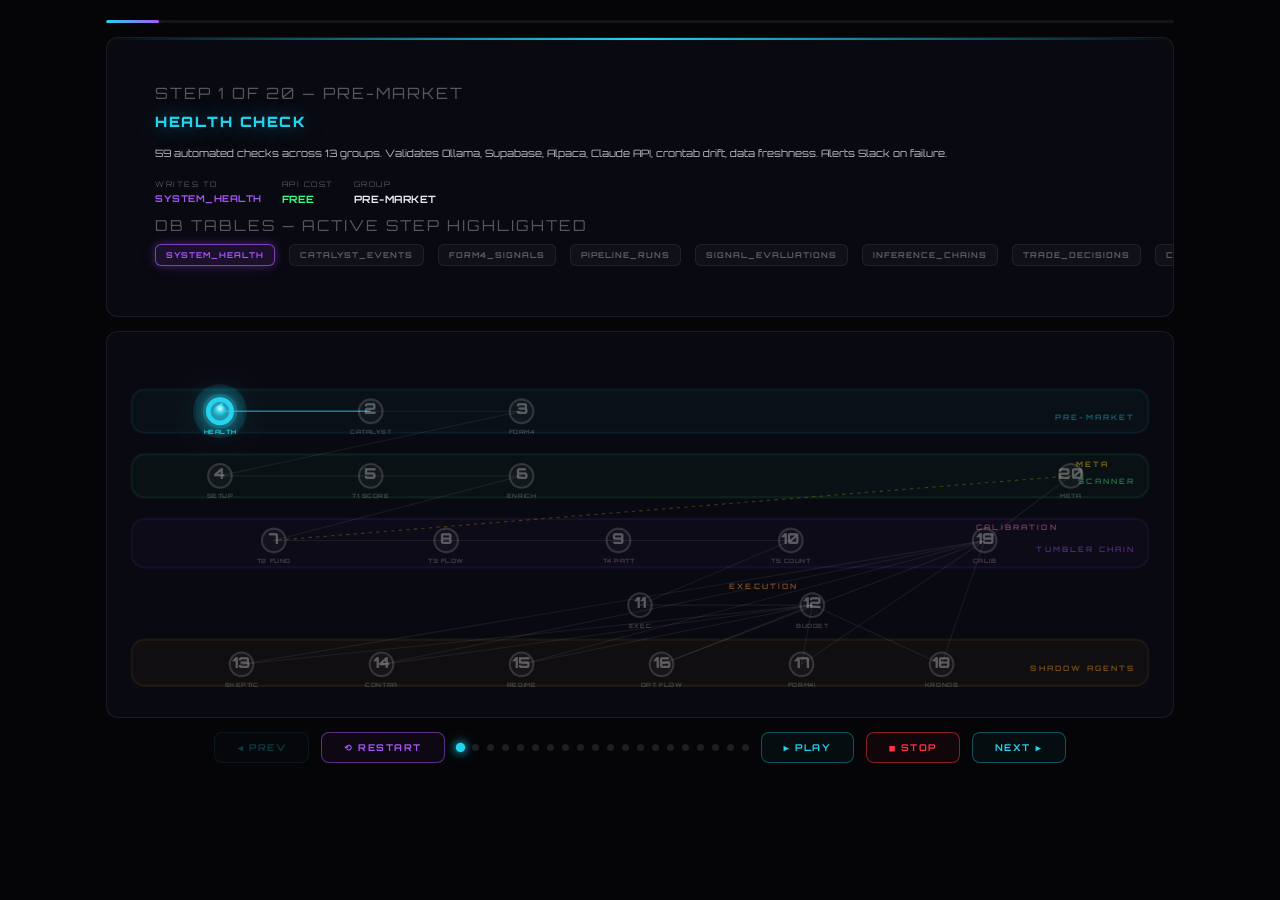
<file: dashboard/static/openclaw_workflow_interactive.html>
<!DOCTYPE html>
<html lang="en">
<head>
<meta charset="UTF-8">
<meta name="viewport" content="width=device-width, initial-scale=1.0">
<title>ADVERSARIAL ENSEMBLE — INTERACTIVE WORKFLOW</title>
<link rel="preconnect" href="https://fonts.googleapis.com">
<link rel="preconnect" href="https://fonts.gstatic.com" crossorigin>
<link href="https://fonts.googleapis.com/css2?family=Orbitron:wght@400;700;900&display=swap" rel="stylesheet">
<style>
/* ================================================================
   BASE — exact openclaw palette + Orbitron
   ================================================================ */
:root {
  --bg:         #050508;
  --bg-card:    rgba(10, 10, 18, 0.95);
  --border:     rgba(255, 255, 255, 0.08);
  --cyan:       #22d3ee;
  --purple:     #a855f7;
  --green:      #33ff88;
  --yellow:     #facc15;
  --orange:     #fb923c;
  --red:        #ff3344;
  --amber:      #ffaa22;
  --text:       #e8e8f0;
  --dim:        rgba(232, 232, 240, 0.35);
  --glow-cyan:  0 0 10px rgba(34,211,238,0.45), 0 0 30px rgba(34,211,238,0.2), 0 0 60px rgba(34,211,238,0.08);
  --glow-green: 0 0 8px rgba(51,255,136,0.35), 0 0 20px rgba(51,255,136,0.12);
  --glow-purple:0 0 10px rgba(168,85,247,0.45), 0 0 30px rgba(168,85,247,0.2);
  --glow-amber: 0 0 8px rgba(255,170,34,0.4), 0 0 20px rgba(255,170,34,0.15);
}

* { margin: 0; padding: 0; box-sizing: border-box; }

html, body {
  background: var(--bg);
  color: var(--text);
  font-family: 'Orbitron', monospace, sans-serif;
  font-size: 13px;
  line-height: 1.5;
  -webkit-font-smoothing: antialiased;
  min-height: 100vh;
}

::-webkit-scrollbar { width: 4px; }
::-webkit-scrollbar-track { background: transparent; }
::-webkit-scrollbar-thumb { background: rgba(34,211,238,0.2); border-radius: 2px; }

/* ================================================================
   OUTER SHELL
   ================================================================ */
.shell {
  max-width: 1100px;
  margin: 0 auto;
  padding: 20px 16px 40px;
}

/* ================================================================
   HEADER
   ================================================================ */
.widget-header {
  border: 2px solid rgba(34,211,238,0.5);
  border-radius: 12px;
  padding: 20px 28px 16px;
  background: var(--bg-card);
  box-shadow: var(--glow-cyan);
  margin-bottom: 16px;
  display: flex;
  align-items: center;
  justify-content: space-between;
  flex-wrap: wrap;
  gap: 12px;
}

.widget-title {
  font-size: 1.05rem;
  font-weight: 900;
  letter-spacing: 2px;
  text-transform: uppercase;
  background: linear-gradient(135deg, var(--cyan), var(--purple));
  -webkit-background-clip: text;
  -webkit-text-fill-color: transparent;
}

.widget-subtitle {
  font-size: 0.68rem;
  color: var(--dim);
  text-transform: uppercase;
  letter-spacing: 1.5px;
  margin-top: 4px;
}

.step-counter {
  font-size: 0.75rem;
  color: var(--cyan);
  letter-spacing: 1px;
  font-weight: 700;
  padding: 12px 28px;
  border: 1px solid rgba(34,211,238,0.3);
  border-radius: 8px;
  background: rgba(34,211,238,0.05);
  white-space: nowrap;
}

/* ================================================================
   NODE DIAGRAM
   ================================================================ */
.diagram-card {
  background: var(--bg-card);
  border: 1px solid var(--border);
  border-radius: 12px;
  padding: 20px 16px;
  margin-bottom: 14px;
  position: relative;
  overflow: hidden;
}

.diagram-area {
  position: relative;
  width: 100%;
  /* height set dynamically via JS */
}

.diagram-svg {
  width: 100%;
  display: block;
}

/* ================================================================
   GROUP LABELS
   ================================================================ */
.group-label {
  font-size: 1.16rem;
  letter-spacing: 2px;
  text-transform: uppercase;
  font-weight: 700;
  opacity: 0.4;
}

/* ================================================================
   NODES — each is a <g> in SVG
   ================================================================ */
.node-circle {
  transition: all 0.35s ease;
  cursor: pointer;
}

.node-circle:hover { opacity: 0.85; }

/* ================================================================
   DETAIL PANEL
   ================================================================ */
.detail-panel {
  background: var(--bg-card);
  border: 1px solid var(--border);
  border-radius: 12px;
  padding: 44px 48px;
  margin-bottom: 14px;
  min-height: 280px;
  position: relative;
  overflow: hidden;
}

.detail-panel::before {
  content: '';
  position: absolute;
  top: 0; left: 0; right: 0;
  height: 2px;
  background: linear-gradient(90deg, transparent, var(--step-color, var(--cyan)), transparent);
  transition: background 0.4s;
}

.detail-step-num {
  font-size: 1.2rem;
  color: var(--dim);
  letter-spacing: 2px;
  text-transform: uppercase;
  margin-bottom: 6px;
}

.detail-title {
  font-size: 1.1rem;
  font-weight: 900;
  letter-spacing: 1.5px;
  color: var(--step-color, var(--cyan));
  text-transform: uppercase;
  margin-bottom: 12px;
  transition: color 0.3s;
  text-shadow: 0 0 20px var(--step-color, var(--cyan));
}

.detail-desc {
  font-size: 0.78rem;
  color: rgba(232,232,240,0.8);
  line-height: 1.75;
  margin-bottom: 16px;
  text-transform: none;
  font-family: 'Orbitron', monospace;
  font-weight: 400;
}

.detail-meta {
  display: flex;
  gap: 20px;
  flex-wrap: wrap;
}

.meta-chip {
  display: flex;
  flex-direction: column;
  gap: 2px;
}

.meta-chip .chip-label {
  font-size: 0.58rem;
  color: var(--dim);
  letter-spacing: 1.5px;
  text-transform: uppercase;
}

.meta-chip .chip-value {
  font-size: 0.78rem;
  font-weight: 700;
  color: var(--text);
  letter-spacing: 0.5px;
  text-transform: uppercase;
}

.chip-value.table-name {
  color: var(--purple);
  font-size: 0.72rem;
}

.chip-value.cost-free { color: var(--green); }
.chip-value.cost-gpu  { color: var(--cyan); }
.chip-value.cost-api  { color: var(--amber); }

/* ================================================================
   DB TABLE STRIP
   ================================================================ */
.db-strip-card {
  background: var(--bg-card);
  border: 1px solid var(--border);
  border-radius: 12px;
  padding: 28px 32px;
  margin-bottom: 14px;
}

.db-strip-label {
  font-size: 1.16rem;
  color: var(--dim);
  letter-spacing: 2px;
  text-transform: uppercase;
  margin-bottom: 10px;
}

.db-table-strip {
  display: flex;
  flex-wrap: wrap;
  gap: 14px;
}

.db-badge {
  padding: 4px 10px;
  border-radius: 6px;
  font-size: 0.62rem;
  letter-spacing: 1px;
  text-transform: uppercase;
  font-weight: 700;
  border: 1px solid rgba(255,255,255,0.07);
  background: rgba(255,255,255,0.03);
  color: var(--dim);
  transition: all 0.3s ease;
  cursor: default;
}

.db-badge.active {
  border-color: rgba(168,85,247,0.7);
  background: rgba(168,85,247,0.12);
  color: var(--purple);
  box-shadow: 0 0 8px rgba(168,85,247,0.3), 0 0 20px rgba(168,85,247,0.1);
}

/* ================================================================
   PROGRESS BAR
   ================================================================ */
.progress-track {
  height: 3px;
  background: rgba(255,255,255,0.06);
  border-radius: 2px;
  margin-bottom: 14px;
  overflow: hidden;
}

.progress-fill {
  height: 100%;
  background: linear-gradient(90deg, var(--cyan), var(--purple));
  border-radius: 2px;
  transition: width 0.4s ease;
  box-shadow: var(--glow-cyan);
}

/* ================================================================
   NAVIGATION
   ================================================================ */
.nav-row {
  display: flex;
  align-items: center;
  justify-content: center;
  gap: 12px;
  flex-wrap: wrap;
}

.nav-btn {
  padding: 9px 22px;
  border-radius: 8px;
  border: 1px solid rgba(34,211,238,0.35);
  background: rgba(34,211,238,0.04);
  color: var(--cyan);
  font-family: 'Orbitron', monospace;
  font-size: 0.72rem;
  font-weight: 700;
  letter-spacing: 1.5px;
  text-transform: uppercase;
  cursor: pointer;
  transition: all 0.2s ease;
}

.nav-btn:hover {
  background: rgba(34,211,238,0.12);
  border-color: var(--cyan);
  box-shadow: var(--glow-cyan);
}

.nav-btn:disabled {
  opacity: 0.25;
  cursor: not-allowed;
}

.nav-btn.playing {
  border-color: rgba(255,170,34,0.6);
  background: rgba(255,170,34,0.08);
  color: var(--amber);
  box-shadow: var(--glow-amber);
}

.nav-btn.playing:hover {
  background: rgba(255,170,34,0.14);
}

.nav-btn.stop-btn {
  border-color: rgba(255,51,68,0.5);
  background: rgba(255,51,68,0.05);
  color: var(--red);
}

.nav-btn.stop-btn:hover {
  background: rgba(255,51,68,0.12);
  border-color: var(--red);
  box-shadow: 0 0 10px rgba(255,51,68,0.3);
}

.nav-btn.restart-btn {
  border-color: rgba(168,85,247,0.5);
  background: rgba(168,85,247,0.05);
  color: var(--purple);
}

.nav-btn.restart-btn:hover {
  background: rgba(168,85,247,0.12);
  border-color: var(--purple);
  box-shadow: var(--glow-purple);
}

.dot-progress {
  display: flex;
  align-items: center;
  gap: 8px;
  flex-wrap: wrap;
  justify-content: center;
  max-width: 420px;
}

.dot {
  width: 7px;
  height: 7px;
  border-radius: 50%;
  background: rgba(255,255,255,0.1);
  transition: all 0.3s ease;
  cursor: pointer;
}

.dot.visited {
  background: rgba(51,255,136,0.35);
}

.dot.active {
  background: var(--cyan);
  box-shadow: 0 0 6px var(--cyan), 0 0 12px rgba(34,211,238,0.4);
  transform: scale(1.35);
}

/* ================================================================
   ANIMATION — step change fade
   ================================================================ */
@keyframes fadeSlideIn {
  from { opacity: 0; transform: translateY(6px); }
  to   { opacity: 1; transform: translateY(0); }
}

.detail-panel.animating {
  animation: fadeSlideIn 0.3s ease forwards;
}

/* ================================================================
   GROUP COLOR MAP (used in SVG via JS)
   ================================================================ */
/* groups: pre-market, scanner, tumbler, execution, shadow, calibration, meta */
</style>
</head>
<body>
<div class="shell">

  <!-- HEADER — hidden; outer dashboard card provides the title -->
  <div class="widget-header" style="display:none;">
    <div>
      <div class="widget-title">Adversarial Ensemble — Interactive Workflow</div>
      <div class="widget-subtitle">20-step pipeline walkthrough &nbsp;|&nbsp; click any node to jump</div>
    </div>
    <div class="step-counter" id="stepCounter">STEP 1 OF 20</div>
  </div>

  <!-- PROGRESS BAR -->
  <div class="progress-track">
    <div class="progress-fill" id="progressFill" style="width: 5%;"></div>
  </div>

  <!-- DETAIL + DB STRIP (combined, above diagram) -->
  <div class="detail-panel" id="detailPanel">
    <div style="display:flex;justify-content:space-between;align-items:flex-start;flex-wrap:wrap;gap:8px;">
      <div style="flex:1;min-width:200px;">
        <div class="detail-step-num" id="detailStepNum">STEP 1 OF 20 — PRE-MARKET</div>
        <div class="detail-title" id="detailTitle">HEALTH CHECK</div>
        <div class="detail-desc" id="detailDesc">Loading...</div>
        <div class="detail-meta">
          <div class="meta-chip">
            <span class="chip-label">Writes To</span>
            <span class="chip-value table-name" id="detailTable">—</span>
          </div>
          <div class="meta-chip">
            <span class="chip-label">API Cost</span>
            <span class="chip-value" id="detailCost">—</span>
          </div>
          <div class="meta-chip">
            <span class="chip-label">Group</span>
            <span class="chip-value" id="detailGroup">—</span>
          </div>
        </div>
      </div>
      <div style="flex:0 0 auto;min-width:200px;">
        <div class="db-strip-label" style="margin-bottom:6px;">DB Tables — active step highlighted</div>
        <div class="db-table-strip" id="dbStrip"></div>
      </div>
    </div>
  </div>

  <!-- NODE DIAGRAM -->
  <div class="diagram-card">
    <svg id="diagramSvg" class="diagram-svg" viewBox="0 0 960 320" xmlns="http://www.w3.org/2000/svg">
      <defs>
        <!-- glow filters -->
        <filter id="glowCyan" x="-50%" y="-50%" width="200%" height="200%">
          <feGaussianBlur stdDeviation="8" result="blur"/>
          <feComposite in="SourceGraphic" in2="blur" operator="over"/>
        </filter>
        <filter id="glowGreen" x="-50%" y="-50%" width="200%" height="200%">
          <feGaussianBlur stdDeviation="6" result="blur"/>
          <feComposite in="SourceGraphic" in2="blur" operator="over"/>
        </filter>
        <filter id="glowAmber" x="-50%" y="-50%" width="200%" height="200%">
          <feGaussianBlur stdDeviation="8" result="blur"/>
          <feComposite in="SourceGraphic" in2="blur" operator="over"/>
        </filter>
        <filter id="softGlow" x="-80%" y="-80%" width="260%" height="260%">
          <feGaussianBlur stdDeviation="12" result="blur"/>
          <feComposite in="SourceGraphic" in2="blur" operator="over"/>
        </filter>
        <!-- Ball glow -->
        <radialGradient id="ballGrad" cx="50%" cy="30%" r="60%">
          <stop offset="0%" stop-color="#ffffff" stop-opacity="0.9"/>
          <stop offset="60%" stop-color="#22d3ee" stop-opacity="0.85"/>
          <stop offset="100%" stop-color="#22d3ee" stop-opacity="0"/>
        </radialGradient>
        <filter id="ballGlow" x="-200%" y="-200%" width="500%" height="500%">
          <feGaussianBlur stdDeviation="16" result="blur"/>
          <feComposite in="SourceGraphic" in2="blur" operator="over"/>
        </filter>
      </defs>
      <!-- Edges and nodes rendered by JS -->
      <g id="edgesGroup"></g>
      <g id="nodesGroup"></g>
      <!-- Ball -->
      <g id="ballGroup">
        <circle id="ballOuter" cx="0" cy="0" r="16" fill="rgba(34,211,238,0.15)" filter="url(#ballGlow)"/>
        <circle id="ballRing" cx="0" cy="0" r="10" fill="none" stroke="#22d3ee" stroke-width="3" opacity="0.6"/>
        <circle id="ballCore" cx="0" cy="0" r="6" fill="url(#ballGrad)" filter="url(#softGlow)"/>
      </g>
      <!-- Group labels rendered by JS -->
      <g id="labelsGroup"></g>
    </svg>
  </div>

  <!-- Detail panel and DB strip moved above the diagram -->

  <!-- NAV: PREV | RESTART | [dots] | PLAY/PAUSE | STOP | NEXT -->
  <div class="nav-row">
    <button class="nav-btn" id="btnPrev" onclick="navigate(-1)">&#9664; PREV</button>
    <button class="nav-btn restart-btn" id="btnRestart" onclick="restartPlay()">&#x27F2; RESTART</button>
    <div class="dot-progress" id="dotProgress"></div>
    <button class="nav-btn" id="btnPlayPause" onclick="togglePlayPause()">&#9654; PLAY</button>
    <button class="nav-btn stop-btn" id="btnStop" onclick="stopPlay()">&#9632; STOP</button>
    <button class="nav-btn" id="btnNext" onclick="navigate(1)">NEXT &#9654;</button>
  </div>

</div><!-- /shell -->

<script>
/* ================================================================
   DATA
   ================================================================ */
const STEPS = [
  { id: 1,  title: "HEALTH CHECK",        desc: "59 automated checks across 13 groups. Validates Ollama, Supabase, Alpaca, Claude API, crontab drift, data freshness. Alerts Slack on failure.", table: "system_health",        cost: "Free",            group: "pre-market"  },
  { id: 2,  title: "CATALYST INGEST",     desc: "5-source market catalyst detection — Finnhub news + insiders, SEC EDGAR, QuiverQuant congressional trades, yfinance signals, FRED macro indicators. Embeds via Ollama for RAG retrieval.", table: "catalyst_events",      cost: "Free",            group: "pre-market"  },
  { id: 3,  title: "FORM 4 INGEST",       desc: "SEC EDGAR Form 4 insider purchase filings. Scores by total value, ownership change, cluster count, filer title. CFO buys = strongest signal.", table: "form4_signals",        cost: "Free",            group: "pre-market"  },
  { id: 4,  title: "SCANNER SETUP",       desc: "Loads active profile (CONGRESS_MIRROR), checks circuit breakers, verifies Alpaca account equity and buying power. Builds 39-ticker watchlist.", table: "pipeline_runs",        cost: "Free",            group: "scanner"     },
  { id: 5,  title: "T1 — SIGNAL SCORING", desc: "39 tickers scored against 6 binary signals: Trend, Momentum, Volume, Catalyst, Sentiment, Flow. Score 0–6. Only tickers scoring ≥ 3 advance. Pure computation, no AI.", table: "signal_evaluations",  cost: "Free",            group: "scanner"     },
  { id: 6,  title: "SIGNAL ENRICHMENT",   desc: "Candidates enriched with options flow data (3-day lookback) and Form 4 insider purchases (14-day lookback). Adds options_flow_net and form4_insider_score to each candidate.", table: "signal_evaluations",  cost: "Free",            group: "scanner"     },
  { id: 7,  title: "T2 — FUNDAMENTAL",    desc: "RAG retrieves similar past inference chains and trade learnings via pgvector. Congressional disclosures get confidence boost if filed within 40 days. Hard veto if sentiment < -0.5.", table: "inference_chains",    cost: "Free",            group: "tumbler"     },
  { id: 8,  title: "T3 — FLOW & CROSS-ASSET", desc: "First LLM call — Ollama qwen2.5:3b on ridley GPU. Analyzes how this setup compares to past chains and outcomes. Shadow context injected for shadow profiles. Confidence ±0.10.", table: "inference_chains",    cost: "Free (local GPU)", group: "tumbler"     },
  { id: 9,  title: "T4 — PATTERN MATCH",  desc: "Claude Haiku matches against known pattern templates with documented outcomes. Evaluates quality and coherence of the full trade thesis. Confidence ±0.10.", table: "inference_chains",    cost: "~$0.001",         group: "tumbler"     },
  { id: 10, title: "T5 — COUNTERFACTUAL", desc: "Claude Sonnet as devil's advocate — constructs the strongest argument AGAINST the trade. Asymmetric: can drop confidence by 0.15 but raise only 0.05. Calibration factor applied.", table: "inference_chains",    cost: "~$0.005",         group: "tumbler"     },
  { id: 11, title: "EXECUTION GATE",      desc: "Trade executes ONLY if: decision = enter/strong_enter, confidence ≥ 0.60, and ≥ 3 tumblers completed. ATR-based position sizing, market buy + stop-loss.", table: "trade_decisions",     cost: "Free",            group: "execution"   },
  { id: 12, title: "BUDGET GATE",         desc: "Controls which shadow agents run. ≥40% Claude budget: all 6. 20–40%: Regime Watcher + Form 4 + Kronos. <20%: Kronos only (zero API cost).", table: "cost_ledger",         cost: "Free",            group: "shadow"      },
  { id: 13, title: "SKEPTIC",             desc: "Maximally conservative adversarial reviewer. Requires overwhelming evidence. Confidence floors HIGH. Heavily penalizes momentum-chasing. Graded on Conditional Brier Score.", table: "shadow_divergences",  cost: "Claude API",      group: "shadow"      },
  { id: 14, title: "CONTRARIAN",          desc: "Assumes the trade is wrong. Overweights sector rotation, institutional distribution, price-fundamental divergence. Graded on Regime-Conditional IC.", table: "shadow_divergences",  cost: "Claude API",      group: "shadow"      },
  { id: 15, title: "REGIME WATCHER",      desc: "Ignores the ticker entirely. Only question: 'Is this a good time to enter ANY long position?' Evaluates SPY trend, VIX, yield curve, credit spreads. Stops at T3 — no Claude cost.", table: "shadow_divergences",  cost: "Free (Ollama)",   group: "shadow"      },
  { id: 16, title: "OPTIONS FLOW",        desc: "Momentum-focused. Primary signal: unusual options activity — sweeps, blocks, dark pool prints. Alpha decay 1–5 days. Graded on 5-day forward return.", table: "shadow_divergences",  cost: "Claude API",      group: "shadow"      },
  { id: 17, title: "FORM 4 INSIDER",      desc: "Fundamentals-anchored. Primary signal: Form 4 purchase filings by CEOs/CFOs/board members. Cluster buys weighted heavily. Graded on 15-day forward return.", table: "shadow_divergences",  cost: "Claude API",      group: "shadow"      },
  { id: 18, title: "KRONOS TECHNICALS",   desc: "Pure price pattern agent. 252 daily OHLCV candles → Kronos foundation model → 50 Monte Carlo paths → bullish probability at 10-day horizon. No news, no fundamentals. Local GPU only.", table: "shadow_divergences",  cost: "Free (GPU)",      group: "shadow"      },
  { id: 19, title: "CALIBRATOR",          desc: "Sunday weekly. Grades all ungraded shadow divergences. Kronos: directional accuracy at 10 days. LLM agents: inference_chains.actual_outcome. DWM weight = 1.0 × (1 + 0.5 × (fitness − median)), clamped [0.05, 3.0].", table: "strategy_profiles",   cost: "Free",            group: "calibration" },
  { id: 20, title: "META DAILY",          desc: "1:30 PM weekdays. Claude Sonnet reviews shadow divergences. Flags unanimous dissent (all 6 shadows disagreed with live). Output becomes RAG context for future T2 tumbler calls.", table: "meta_reflections",    cost: "~$0.02",          group: "meta"        },
];

/* All unique DB tables to show in strip */
const ALL_TABLES = [
  "system_health", "catalyst_events", "form4_signals", "pipeline_runs",
  "signal_evaluations", "inference_chains", "trade_decisions", "cost_ledger",
  "shadow_divergences", "strategy_profiles", "meta_reflections"
];

/* Group colors */
const GROUP_COLOR = {
  "pre-market":  "#22d3ee",   /* cyan */
  "scanner":     "#33ff88",   /* green */
  "tumbler":     "#a855f7",   /* purple */
  "execution":   "#fb923c",   /* orange */
  "shadow":      "#ffaa22",   /* amber */
  "calibration": "#f472b6",   /* pink */
  "meta":        "#facc15",   /* yellow */
};

const GROUP_LABEL = {
  "pre-market":  "PRE-MARKET",
  "scanner":     "SCANNER",
  "tumbler":     "TUMBLER CHAIN",
  "execution":   "EXECUTION",
  "shadow":      "SHADOW AGENTS",
  "calibration": "CALIBRATION",
  "meta":        "META",
};

/* ================================================================
   NODE LAYOUT — viewBox 960×320
   ================================================================ */
const SVG_W = 960;
const SVG_H = 320;
const R = 11;   /* node radius */

// Layout: [cx, cy] for each step (index 0 = step 1)
const NODE_POS = [
  /* Pre-market row y=55 */
  [  90,  55],   // 1  Health Check
  [ 230,  55],   // 2  Catalyst Ingest
  [ 370,  55],   // 3  Form 4 Ingest

  /* Scanner row y=115 */
  [  90, 115],  // 4  Scanner Setup
  [ 230, 115],  // 5  T1 Signal Scoring
  [ 370, 115],  // 6  Signal Enrichment

  /* Tumbler row y=175 */
  [ 140, 175],  // 7  T2 Fundamental
  [ 300, 175],  // 8  T3 Flow
  [ 460, 175],  // 9  T4 Pattern
  [ 620, 175],  // 10 T5 Counterfactual

  /* Execution row y=235 */
  [ 480, 235],  // 11 Execution Gate
  [ 640, 235],  // 12 Budget Gate

  /* Shadow agents row y=290 */
  [ 110, 290],  // 13 Skeptic
  [ 240, 290],  // 14 Contrarian
  [ 370, 290],  // 15 Regime Watcher
  [ 500, 290],  // 16 Options Flow
  [ 630, 290],  // 17 Form 4 Insider
  [ 760, 290],  // 18 Kronos

  /* Post-market row */
  [ 800, 175],  // 19 Calibrator
  [ 880, 115],  // 20 Meta Daily
];

/* Edges: pairs of 0-based step indices */
const EDGES = [
  [0,1],[1,2],          // pre-market chain
  [2,3],                // form4 → setup
  [3,4],[4,5],          // scanner chain
  [5,6],                // enrich → T2
  [6,7],[7,8],[8,9],    // tumbler chain
  [9,10],               // T5 → exec gate
  [10,11],              // exec → budget
  // budget → shadow agents
  [11,12],[11,13],[11,14],[11,15],[11,16],[11,17],
  // shadow → calibrator
  [12,18],[13,18],[14,18],[15,18],[16,18],[17,18],
  // calibrator → meta
  [18,19],
  // meta → T2 (feedback loop — dashed)
  [19,6],
];

/* Edges that are feedback loops (rendered dashed) */
const FEEDBACK_EDGES = new Set(['19,6']);

/* ================================================================
   STATE
   ================================================================ */
let currentStep  = 0;   /* 0-based */
let autoTimer    = null;
let isPlaying    = false;
let visitedSteps = new Set([0]);

/* ================================================================
   RENDER DIAGRAM
   ================================================================ */
function renderDiagram() {
  const svg    = document.getElementById('diagramSvg');
  const edgesG = document.getElementById('edgesGroup');
  const nodesG = document.getElementById('nodesGroup');
  const labelsG = document.getElementById('labelsGroup');

  // Clear
  edgesG.innerHTML  = '';
  nodesG.innerHTML  = '';
  labelsG.innerHTML = '';

  /* --- Group background bands --- */
  const groupRows = [
    { group: 'pre-market',  y1:  35, y2:  75 },
    { group: 'scanner',     y1:  95, y2: 135 },
    { group: 'tumbler',     y1: 155, y2: 200 },
    { group: 'shadow',      y1: 267, y2: 310 },
  ];

  groupRows.forEach(gr => {
    const color = GROUP_COLOR[gr.group];
    const rect = document.createElementNS('http://www.w3.org/2000/svg','rect');
    rect.setAttribute('x', '8');
    rect.setAttribute('y', gr.y1);
    rect.setAttribute('width', SVG_W - 16);
    rect.setAttribute('height', gr.y2 - gr.y1);
    rect.setAttribute('rx', '12');
    rect.setAttribute('fill', color);
    rect.setAttribute('fill-opacity', '0.03');
    rect.setAttribute('stroke', color);
    rect.setAttribute('stroke-opacity', '0.08');
    rect.setAttribute('stroke-width', '2');
    edgesG.appendChild(rect);

    // group label at right edge
    const text = document.createElementNS('http://www.w3.org/2000/svg','text');
    text.setAttribute('x', SVG_W - 20);
    text.setAttribute('y', (gr.y1 + gr.y2) / 2 + 8);
    text.setAttribute('text-anchor', 'end');
    text.setAttribute('font-family', 'Orbitron, monospace');
    text.setAttribute('font-size', '7');
    text.setAttribute('font-weight', '700');
    text.setAttribute('fill', color);
    text.setAttribute('fill-opacity', '0.4');
    text.setAttribute('letter-spacing', '2');
    text.textContent = GROUP_LABEL[gr.group];
    labelsG.appendChild(text);
  });

  /* --- Execution / calibration / meta labels --- */
  [
    { group: 'execution',   x: 595, y: 220 },
    { group: 'calibration', x: 830, y: 165 },
    { group: 'meta',        x: 900, y: 107 },
  ].forEach(item => {
    const text = document.createElementNS('http://www.w3.org/2000/svg','text');
    text.setAttribute('x', item.x);
    text.setAttribute('y', item.y);
    text.setAttribute('text-anchor', 'middle');
    text.setAttribute('font-family', 'Orbitron, monospace');
    text.setAttribute('font-size', '7');
    text.setAttribute('font-weight', '700');
    text.setAttribute('fill', GROUP_COLOR[item.group]);
    text.setAttribute('fill-opacity', '0.45');
    text.setAttribute('letter-spacing', '2');
    text.textContent = GROUP_LABEL[item.group];
    labelsG.appendChild(text);
  });

  /* --- Edges --- */
  EDGES.forEach(([a, b]) => {
    const isFeedback = FEEDBACK_EDGES.has(`${a},${b}`);
    const [x1, y1] = NODE_POS[a];
    const [x2, y2] = NODE_POS[b];

    const line = document.createElementNS('http://www.w3.org/2000/svg', 'line');
    line.setAttribute('x1', x1);
    line.setAttribute('y1', y1);
    line.setAttribute('x2', x2);
    line.setAttribute('y2', y2);

    const bothVisited = visitedSteps.has(a) && visitedSteps.has(b);
    const isActive    = a === currentStep || b === currentStep;

    if (isFeedback) {
      line.setAttribute('stroke', GROUP_COLOR['meta']);
      line.setAttribute('stroke-opacity', '0.25');
      line.setAttribute('stroke-width', '1');
      line.setAttribute('stroke-dasharray', '3 4');
    } else if (isActive) {
      line.setAttribute('stroke', '#22d3ee');
      line.setAttribute('stroke-opacity', '0.6');
      line.setAttribute('stroke-width', '1.5');
    } else if (bothVisited) {
      line.setAttribute('stroke', '#33ff88');
      line.setAttribute('stroke-opacity', '0.2');
      line.setAttribute('stroke-width', '1');
    } else {
      line.setAttribute('stroke', 'rgba(255,255,255,0.07)');
      line.setAttribute('stroke-width', '1');
    }

    edgesG.appendChild(line);
  });

  /* --- Nodes --- */
  STEPS.forEach((step, i) => {
    const [cx, cy] = NODE_POS[i];
    const color     = GROUP_COLOR[step.group];
    const isActive  = i === currentStep;
    const isVisited = visitedSteps.has(i) && !isActive;

    const g = document.createElementNS('http://www.w3.org/2000/svg', 'g');
    g.setAttribute('class', 'node-circle');
    g.setAttribute('data-step', i);
    g.style.cursor = 'pointer';

    // Outer glow ring (active only)
    if (isActive) {
      const glowRing = document.createElementNS('http://www.w3.org/2000/svg', 'circle');
      glowRing.setAttribute('cx', cx);
      glowRing.setAttribute('cy', cy);
      glowRing.setAttribute('r', R + 14);
      glowRing.setAttribute('fill', color);
      glowRing.setAttribute('fill-opacity', '0.12');
      glowRing.setAttribute('stroke', 'none');
      g.appendChild(glowRing);
    }

    // Main circle
    const circle = document.createElementNS('http://www.w3.org/2000/svg', 'circle');
    circle.setAttribute('cx', cx);
    circle.setAttribute('cy', cy);
    circle.setAttribute('r', R);

    if (isActive) {
      circle.setAttribute('fill', color);
      circle.setAttribute('fill-opacity', '0.25');
      circle.setAttribute('stroke', color);
      circle.setAttribute('stroke-width', '4');
      circle.setAttribute('filter', 'url(#glowCyan)');
    } else if (isVisited) {
      circle.setAttribute('fill', 'rgba(51,255,136,0.08)');
      circle.setAttribute('stroke', 'rgba(51,255,136,0.35)');
      circle.setAttribute('stroke-width', '2');
    } else {
      circle.setAttribute('fill', 'rgba(255,255,255,0.03)');
      circle.setAttribute('stroke', 'rgba(255,255,255,0.15)');
      circle.setAttribute('stroke-width', '2');
    }

    g.appendChild(circle);

    // Step number label inside
    const numText = document.createElementNS('http://www.w3.org/2000/svg', 'text');
    numText.setAttribute('x', cx);
    numText.setAttribute('y', cy + 3);
    numText.setAttribute('text-anchor', 'middle');
    numText.setAttribute('font-family', 'Orbitron, monospace');
    numText.setAttribute('font-size', '14');
    numText.setAttribute('font-weight', '900');
    numText.setAttribute('fill', isActive ? color : isVisited ? 'rgba(51,255,136,0.7)' : 'rgba(255,255,255,0.3)');
    numText.textContent = step.id;
    g.appendChild(numText);

    // Node label below
    const labelText = document.createElementNS('http://www.w3.org/2000/svg', 'text');
    labelText.setAttribute('x', cx);
    labelText.setAttribute('y', cy + R + 10);
    labelText.setAttribute('text-anchor', 'middle');
    labelText.setAttribute('font-family', 'Orbitron, monospace');
    labelText.setAttribute('font-size', '5.5');
    labelText.setAttribute('font-weight', '700');
    labelText.setAttribute('fill', isActive ? color : isVisited ? 'rgba(51,255,136,0.55)' : 'rgba(255,255,255,0.22)');
    labelText.setAttribute('letter-spacing', '0.5');

    // Shorten labels to fit circles
    const SHORT = [
      "HEALTH","CATALYST","FORM4","SETUP","T1 SCORE","ENRICH",
      "T2 FUND","T3 FLOW","T4 PATT","T5 COUNT",
      "EXEC","BUDGET",
      "SKEPTIC","CONTRA","REGIME","OPT FLOW","FORM4I","KRONOS",
      "CALIB","META"
    ];
    labelText.textContent = SHORT[i];
    g.appendChild(labelText);

    // Click handler
    g.addEventListener('click', () => goToStep(i));

    nodesG.appendChild(g);
  });

  /* --- Move ball --- */
  moveBall(currentStep);
}

/* ================================================================
   MOVE BALL
   ================================================================ */
function moveBall(stepIdx) {
  const [cx, cy] = NODE_POS[stepIdx];
  const outer = document.getElementById('ballOuter');
  const ring  = document.getElementById('ballRing');
  const core  = document.getElementById('ballCore');

  [outer, ring, core].forEach(el => {
    el.setAttribute('cx', cx);
    el.setAttribute('cy', cy);
    el.style.transition = 'cx 0.45s cubic-bezier(0.4,0,0.2,1), cy 0.45s cubic-bezier(0.4,0,0.2,1)';
  });

  // Update ball color to group color
  const color = GROUP_COLOR[STEPS[stepIdx].group];
  outer.setAttribute('fill', hexToRgba(color, 0.18));
  ring.setAttribute('stroke', color);
  core.setAttribute('fill', 'url(#ballGrad)');
}

/* ================================================================
   UPDATE DETAIL PANEL
   ================================================================ */
function updateDetail() {
  const step  = STEPS[currentStep];
  const color = GROUP_COLOR[step.group];

  const panel = document.getElementById('detailPanel');
  panel.style.setProperty('--step-color', color);

  document.getElementById('detailStepNum').textContent =
    `STEP ${step.id} OF 20 — ${GROUP_LABEL[step.group]}`;

  const titleEl = document.getElementById('detailTitle');
  titleEl.textContent = step.title;
  titleEl.style.color = color;
  titleEl.style.textShadow = `0 0 20px ${hexToRgba(color, 0.5)}`;

  document.getElementById('detailDesc').textContent = step.desc;
  document.getElementById('detailTable').textContent = step.table;

  const costEl = document.getElementById('detailCost');
  costEl.textContent = step.cost;
  costEl.className = 'chip-value';
  if (step.cost === 'Free') {
    costEl.classList.add('cost-free');
  } else if (step.cost.includes('GPU') || step.cost.includes('Ollama')) {
    costEl.classList.add('cost-gpu');
  } else {
    costEl.classList.add('cost-api');
  }

  document.getElementById('detailGroup').textContent = GROUP_LABEL[step.group];

  // Panel fade animation
  panel.classList.remove('animating');
  void panel.offsetWidth;
  panel.classList.add('animating');
}

/* ================================================================
   UPDATE DB STRIP
   ================================================================ */
function updateDbStrip() {
  const activeTable = STEPS[currentStep].table;
  document.querySelectorAll('.db-badge').forEach(badge => {
    if (badge.dataset.table === activeTable) {
      badge.classList.add('active');
    } else {
      badge.classList.remove('active');
    }
  });
}

/* ================================================================
   UPDATE PROGRESS & COUNTERS
   ================================================================ */
function updateProgress() {
  const pct = ((currentStep + 1) / STEPS.length) * 100;
  document.getElementById('progressFill').style.width = pct + '%';
  document.getElementById('stepCounter').textContent =
    `STEP ${currentStep + 1} OF ${STEPS.length}`;

  // Dots
  document.querySelectorAll('.dot').forEach((dot, i) => {
    dot.classList.remove('active', 'visited');
    if (i === currentStep) dot.classList.add('active');
    else if (visitedSteps.has(i)) dot.classList.add('visited');
  });

  // Nav buttons
  document.getElementById('btnPrev').disabled = currentStep === 0;
  document.getElementById('btnNext').disabled = currentStep === STEPS.length - 1;
}

/* ================================================================
   UPDATE PLAY/PAUSE BUTTON APPEARANCE
   ================================================================ */
function syncPlayPauseBtn() {
  const btn = document.getElementById('btnPlayPause');
  if (isPlaying) {
    btn.textContent = '⏸ PAUSE';
    btn.classList.add('playing');
  } else {
    btn.textContent = '▶ PLAY';
    btn.classList.remove('playing');
  }
}

/* ================================================================
   GO TO STEP
   ================================================================ */
function goToStep(idx) {
  if (idx < 0 || idx >= STEPS.length) return;
  currentStep = idx;
  visitedSteps.add(idx);
  renderDiagram();
  updateDetail();
  updateDbStrip();
  updateProgress();
}

/* ================================================================
   NAVIGATE
   ================================================================ */
function navigate(delta) {
  const next = currentStep + delta;
  if (next < 0 || next >= STEPS.length) return;
  goToStep(next);
}

/* ================================================================
   PLAY / PAUSE
   ================================================================ */
function togglePlayPause() {
  if (isPlaying) {
    // Pause
    clearInterval(autoTimer);
    autoTimer = null;
    isPlaying = false;
  } else {
    // Play from current position
    isPlaying = true;
    autoTimer = setInterval(() => {
      if (currentStep >= STEPS.length - 1) {
        goToStep(0);
      } else {
        navigate(1);
      }
    }, 3000);
  }
  syncPlayPauseBtn();
}

/* ================================================================
   STOP — halt and reset to step 1
   ================================================================ */
function stopPlay() {
  if (autoTimer) {
    clearInterval(autoTimer);
    autoTimer = null;
  }
  isPlaying = false;
  visitedSteps = new Set([0]);
  goToStep(0);
  syncPlayPauseBtn();
}

/* ================================================================
   RESTART — jump to step 1, start auto-playing
   ================================================================ */
function restartPlay() {
  if (autoTimer) {
    clearInterval(autoTimer);
    autoTimer = null;
  }
  visitedSteps = new Set([0]);
  goToStep(0);
  isPlaying = true;
  autoTimer = setInterval(() => {
    if (currentStep >= STEPS.length - 1) {
      goToStep(0);
    } else {
      navigate(1);
    }
  }, 3000);
  syncPlayPauseBtn();
}

/* ================================================================
   UTILITY
   ================================================================ */
function hexToRgba(hex, alpha) {
  const r = parseInt(hex.slice(1,3),16);
  const g = parseInt(hex.slice(3,5),16);
  const b = parseInt(hex.slice(5,7),16);
  return `rgba(${r},${g},${b},${alpha})`;
}

/* ================================================================
   INIT
   ================================================================ */
function init() {
  // Build DB strip badges
  const strip = document.getElementById('dbStrip');
  ALL_TABLES.forEach(tbl => {
    const badge = document.createElement('span');
    badge.className = 'db-badge';
    badge.dataset.table = tbl;
    badge.textContent = tbl.replace(/_/g, '_\u200B'); // zero-width space for wrap hints
    strip.appendChild(badge);
  });

  // Build progress dots
  const dotRow = document.getElementById('dotProgress');
  STEPS.forEach((_, i) => {
    const dot = document.createElement('div');
    dot.className = 'dot';
    dot.title = STEPS[i].title;
    dot.addEventListener('click', () => goToStep(i));
    dotRow.appendChild(dot);
  });

  // First render
  goToStep(0);
  syncPlayPauseBtn();
}

// Wait for fonts
document.fonts.ready.then(init);
</script>
</body>
</html>
</file>
